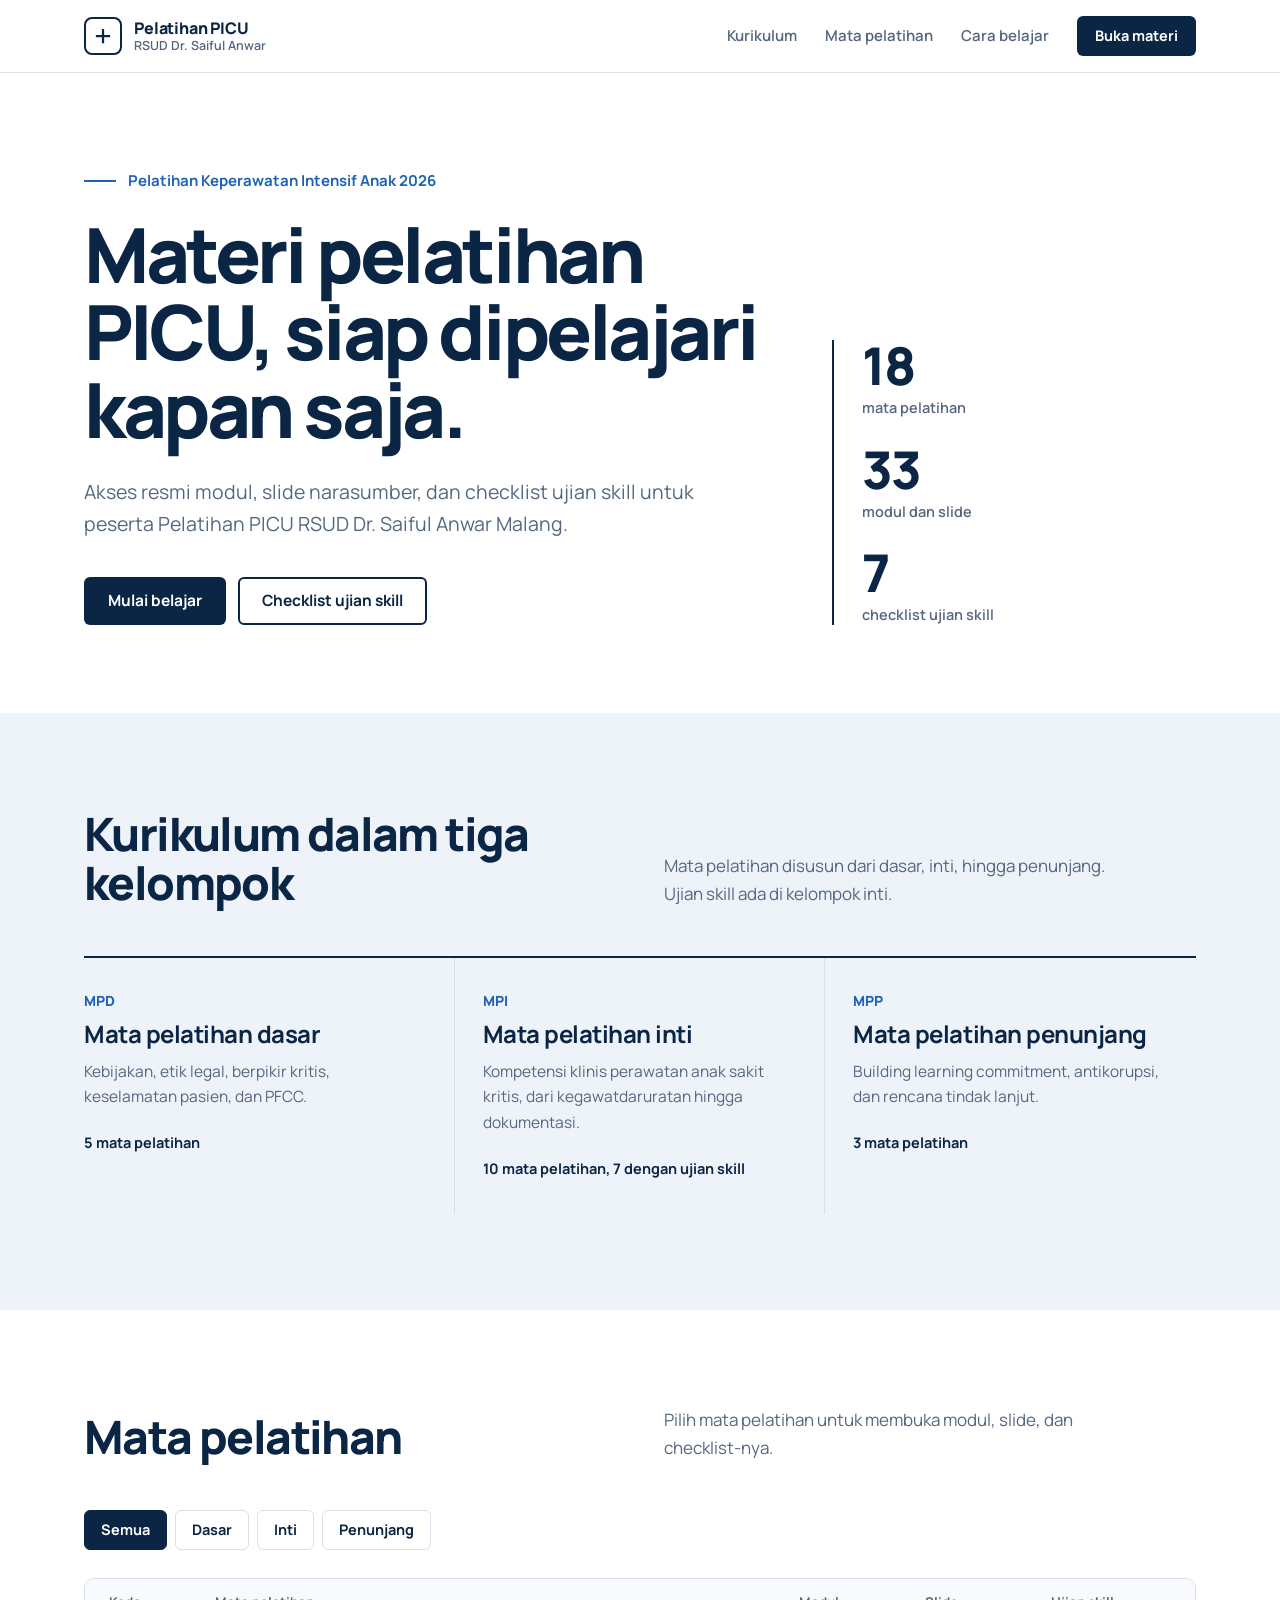
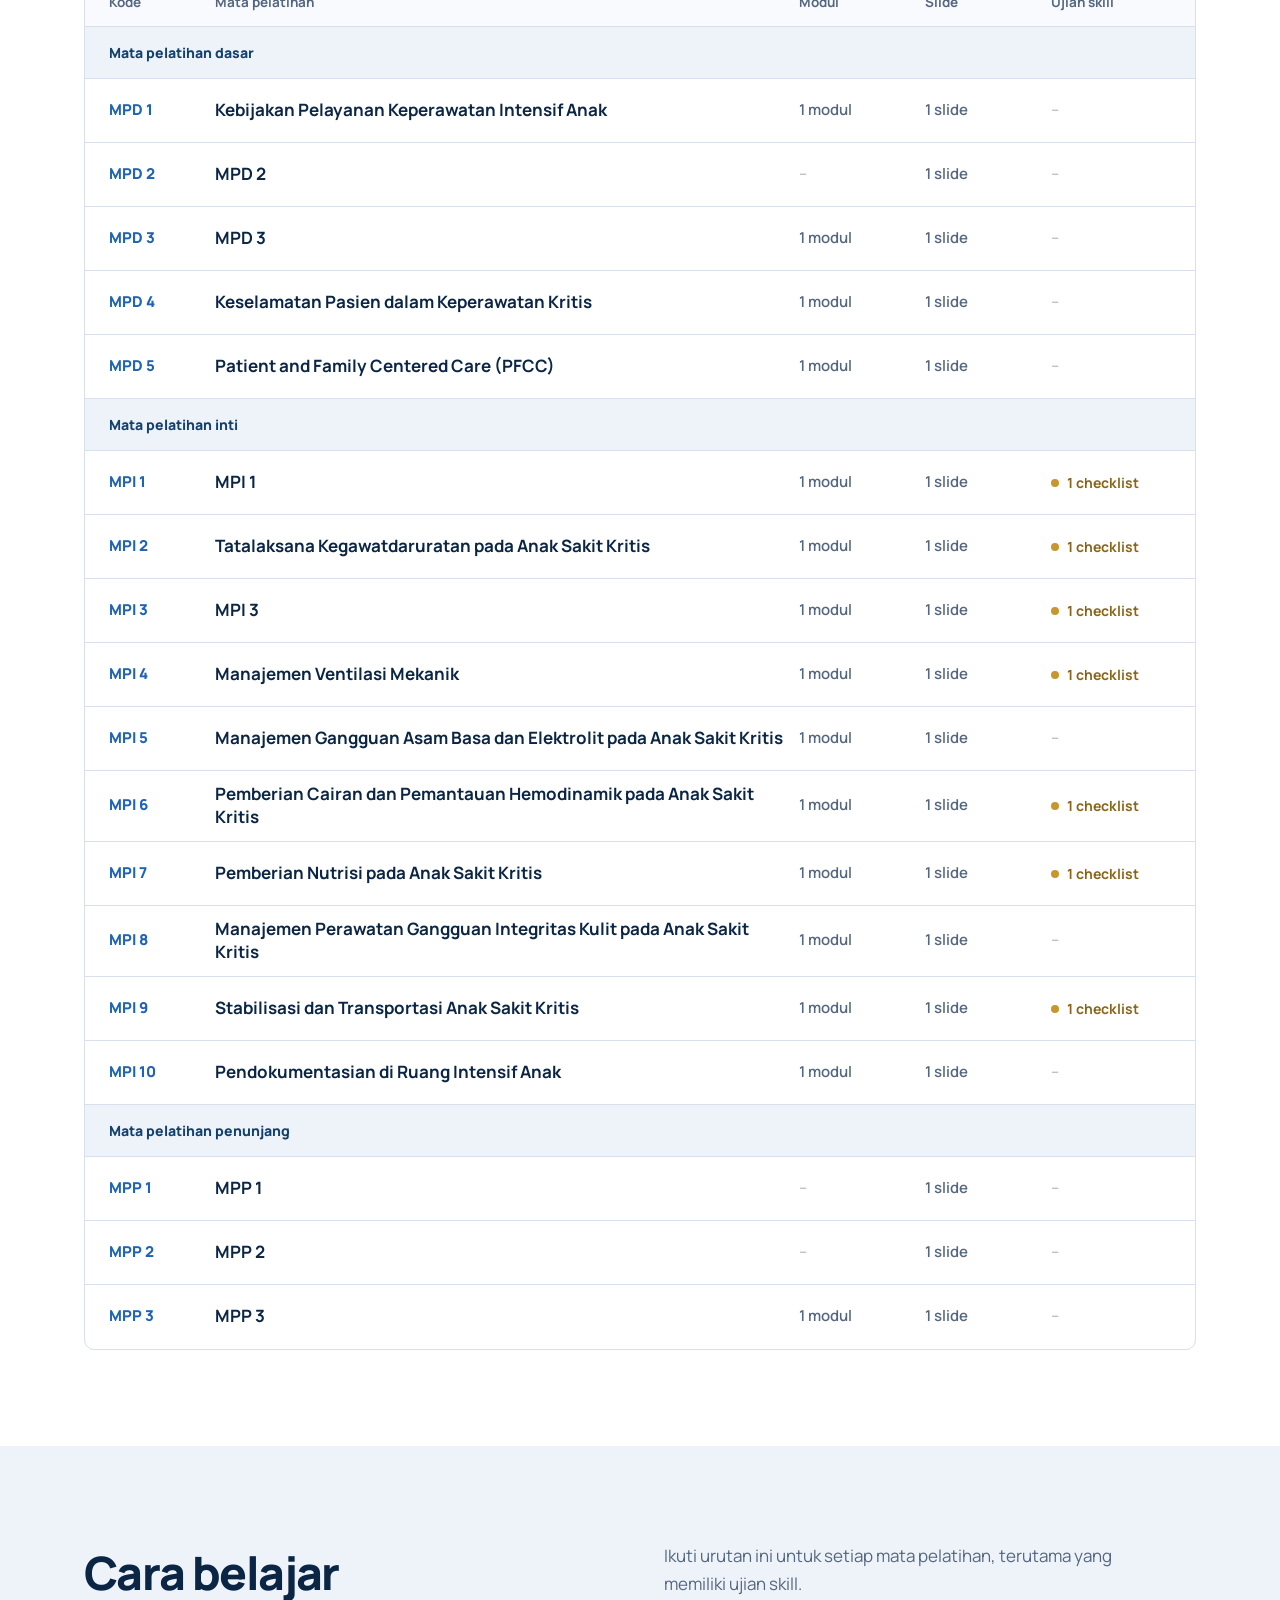
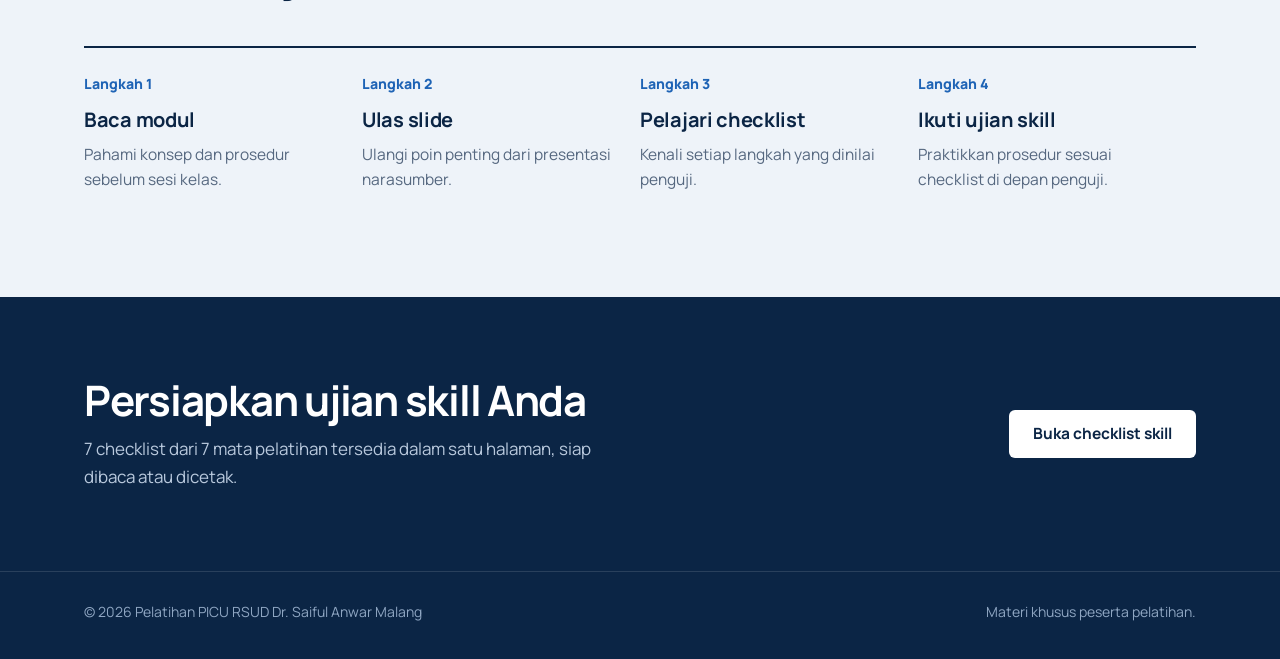
<file: index-lama.html>
<!doctype html>
<html lang="id">
<head>
<meta charset="utf-8">
<meta name="viewport" content="width=device-width, initial-scale=1">
<title>Pelatihan PICU RSSA</title>
<meta name="description" content="Materi online Pelatihan PICU RSSA 2026: modul, slide, dan checklist ujian skill untuk peserta.">
<link rel="preconnect" href="https://fonts.googleapis.com">
<link rel="preconnect" href="https://fonts.gstatic.com" crossorigin>
<link href="https://fonts.googleapis.com/css2?family=Manrope:wght@400;500;600;700;800&display=swap" rel="stylesheet">
<style>
  :root{
    --navy:#0B2545;      /* warna utama */
    --navy-2:#13406E;
    --blue:#1E63B5;      /* aksi & tautan */
    --ice:#EEF3F9;       /* latar section */
    --line:#D7E0EB;
    --text:#0B2545;
    --muted:#55677F;
    --gold:#C8962E;      /* penanda ujian skill */
    --white:#FFFFFF;
    --wrap:1160px;
  }
  *{box-sizing:border-box}
  html{scroll-behavior:smooth}
  @media (prefers-reduced-motion:reduce){html{scroll-behavior:auto}*{transition:none!important}}
  body{margin:0;background:var(--white);color:var(--text);font-family:Manrope,system-ui,sans-serif;
    font-size:17px;line-height:1.65;-webkit-font-smoothing:antialiased}
  a{color:inherit}
  :focus-visible{outline:3px solid var(--gold);outline-offset:3px;border-radius:4px}
  .wrap{max-width:var(--wrap);margin:0 auto;padding:0 24px}
  @media (max-width:640px){.wrap{padding:0 16px}}

  /* header */
  header{border-bottom:1px solid var(--line);background:var(--white);position:sticky;top:0;z-index:10}
  .bar{height:72px;display:flex;align-items:center;justify-content:space-between;gap:16px}
  .brand{display:flex;align-items:center;gap:12px;text-decoration:none}
  .logo{width:38px;height:38px;border:2px solid var(--navy);border-radius:8px;display:grid;place-items:center}
  .logo svg{width:18px;height:18px}
  .brand b{display:block;font-size:16px;line-height:1.2;font-weight:800;letter-spacing:-.01em}
  .brand small{display:block;font-size:12.5px;color:var(--muted);font-weight:600;line-height:1.2}
  nav{display:flex;align-items:center;gap:28px}
  nav a.link{font-size:15px;font-weight:600;text-decoration:none;color:var(--muted)}
  nav a.link:hover{color:var(--navy)}
  @media (max-width:760px){nav a.link{display:none}}
  .btn{display:inline-flex;align-items:center;justify-content:center;gap:10px;min-height:48px;padding:0 22px;
    border-radius:6px;font-weight:700;font-size:15.5px;text-decoration:none;border:2px solid transparent;transition:background .15s,border-color .15s,color .15s}
  .btn-navy{background:var(--navy);color:var(--white)}
  .btn-navy:hover{background:var(--navy-2)}
  .btn-line{border-color:var(--navy);color:var(--navy)}
  .btn-line:hover{background:var(--navy);color:var(--white)}
  .btn-sm{min-height:40px;padding:0 16px;font-size:14.5px}

  /* hero */
  .hero{padding:96px 0 88px}
  @media (max-width:760px){.hero{padding:56px 0 56px}}
  .hero-grid{display:grid;grid-template-columns:1.3fr .7fr;gap:72px;align-items:end}
  @media (max-width:900px){.hero-grid{grid-template-columns:1fr;gap:44px}}
  .org{font-size:15px;font-weight:700;color:var(--blue);margin:0 0 22px;display:flex;align-items:center;gap:12px}
  .org::before{content:"";width:32px;height:2px;background:var(--blue)}
  h1{font-size:clamp(40px,6vw,76px);line-height:1.02;letter-spacing:-.045em;font-weight:800;margin:0 0 28px}
  .lead{font-size:clamp(17px,1.7vw,19.5px);color:var(--muted);max-width:52ch;margin:0 0 36px}
  .actions{display:flex;flex-wrap:wrap;gap:12px}

  .figures{border-left:2px solid var(--navy);padding-left:28px;display:grid;gap:26px}
  @media (max-width:900px){.figures{border-left:0;padding-left:0;border-top:2px solid var(--navy);padding-top:24px;grid-template-columns:repeat(3,1fr);gap:12px}}
  .figures b{display:block;font-size:clamp(34px,4.4vw,52px);font-weight:800;letter-spacing:-.04em;line-height:1}
  .figures span{display:block;font-size:14.5px;color:var(--muted);font-weight:600;margin-top:6px;line-height:1.35}

  /* sections */
  section.block{padding:96px 0}
  @media (max-width:760px){section.block{padding:64px 0}}
  .ice{background:var(--ice)}
  .head{display:grid;grid-template-columns:1fr 1fr;gap:48px;align-items:end;margin-bottom:48px}
  @media (max-width:900px){.head{grid-template-columns:1fr;gap:12px;margin-bottom:32px}}
  .head h2{font-size:clamp(30px,3.8vw,46px);line-height:1.08;letter-spacing:-.035em;margin:0;font-weight:800}
  .head p{margin:0;color:var(--muted);max-width:48ch}

  /* tiga kelompok */
  .tracks{display:grid;grid-template-columns:repeat(3,1fr);border-top:2px solid var(--navy)}
  @media (max-width:900px){.tracks{grid-template-columns:1fr}}
  .track{padding:28px 28px 32px 0;border-right:1px solid var(--line);text-decoration:none;display:block}
  .track + .track{padding-left:28px}
  .track:last-child{border-right:0}
  @media (max-width:900px){.track,.track + .track{padding:24px 0;border-right:0;border-bottom:1px solid var(--line)}}
  .track .code{font-size:14px;font-weight:800;color:var(--blue)}
  .track h3{font-size:24px;letter-spacing:-.02em;margin:6px 0 10px;line-height:1.2}
  .track p{margin:0 0 18px;color:var(--muted);font-size:15.5px}
  .track .meta{font-size:14.5px;font-weight:700}
  .track:hover h3{color:var(--blue)}

  /* daftar mata pelatihan */
  .filters{display:flex;flex-wrap:wrap;gap:8px;margin-bottom:28px}
  .chip{font:inherit;font-size:14.5px;font-weight:700;min-height:40px;padding:0 16px;border-radius:6px;cursor:pointer;
    border:1.5px solid var(--line);background:var(--white);color:var(--text)}
  .chip[aria-pressed="true"]{background:var(--navy);border-color:var(--navy);color:var(--white)}
  .table{background:var(--white);border:1px solid var(--line);border-radius:10px;overflow:hidden}
  .thead,.trow a{display:grid;grid-template-columns:90px 1fr 110px 110px 120px;gap:16px;align-items:center;padding:0 24px}
  .thead{min-height:48px;font-size:13.5px;font-weight:700;color:var(--muted);border-bottom:1px solid var(--line);background:#F8FAFD}
  .trow a{min-height:64px;padding-top:12px;padding-bottom:12px;text-decoration:none;border-bottom:1px solid var(--line)}
  .trow:last-child a{border-bottom:0}
  .trow a:hover{background:#F8FAFD}
  .trow .c{font-weight:800;color:var(--blue);font-size:15px}
  .trow .t{font-weight:700;line-height:1.35}
  .trow .n{font-size:15px;color:var(--muted);font-weight:600}
  .trow .n.zero{color:#B3BFCD}
  .trow .s{font-size:14px;font-weight:700;color:#8A6417}
  .trow .s::before{content:"";display:inline-block;width:8px;height:8px;border-radius:50%;background:var(--gold);margin-right:8px;vertical-align:1px}
  .grp{padding:14px 24px;font-size:14px;font-weight:800;background:var(--ice);border-bottom:1px solid var(--line);color:var(--navy-2)}
  @media (max-width:760px){
    .thead{display:none}
    .trow a{grid-template-columns:64px 1fr;gap:4px 12px;padding:14px 16px}
    .trow .n,.trow .s{grid-column:2;font-size:13.5px}
    .trow .n.zero{display:none}
    .grp{padding:12px 16px}
  }
  .empty{padding:24px;color:var(--muted)}

  /* alur */
  .steps{list-style:none;margin:0;padding:0;display:grid;grid-template-columns:repeat(4,1fr);border-top:2px solid var(--navy);counter-reset:s}
  @media (max-width:900px){.steps{grid-template-columns:1fr 1fr}}
  @media (max-width:520px){.steps{grid-template-columns:1fr}}
  .steps li{padding:24px 24px 8px 0;counter-increment:s}
  .steps li::before{content:"Langkah " counter(s);display:block;font-size:14px;font-weight:800;color:var(--blue);margin-bottom:8px}
  .steps h3{margin:0 0 6px;font-size:20px;letter-spacing:-.015em}
  .steps p{margin:0;color:var(--muted);font-size:15.5px}

  /* cta */
  .cta{background:var(--navy);color:var(--white);padding:80px 0}
  .cta-grid{display:grid;grid-template-columns:1fr auto;gap:40px;align-items:center}
  @media (max-width:760px){.cta{padding:56px 0}.cta-grid{grid-template-columns:1fr;gap:24px}}
  .cta h2{font-size:clamp(28px,3.6vw,42px);letter-spacing:-.03em;line-height:1.1;margin:0 0 12px}
  .cta p{margin:0;color:#B9C9DD;max-width:54ch}
  .btn-white{background:var(--white);color:var(--navy)}
  .btn-white:hover{background:var(--ice)}

  footer{background:var(--navy);color:#8FA6C2;font-size:14px;border-top:1px solid rgba(255,255,255,.12)}
  footer .wrap{display:flex;flex-wrap:wrap;justify-content:space-between;gap:12px;padding-top:28px;padding-bottom:36px}
</style>
</head>
<body>

<header>
  <div class="wrap bar">
    <a class="brand" href="#top">
      <span class="logo" aria-hidden="true"><svg viewBox="0 0 24 24" fill="none" stroke="#0B2545" stroke-width="3" stroke-linecap="square"><path d="M12 4v16M4 12h16"/></svg></span>
      <span><b>Pelatihan PICU</b><small>RSUD Dr. Saiful Anwar</small></span>
    </a>
    <nav aria-label="Navigasi utama">
      <a class="link" href="#kelompok">Kurikulum</a>
      <a class="link" href="#daftar">Mata pelatihan</a>
      <a class="link" href="#alur">Cara belajar</a>
      <a class="btn btn-navy btn-sm" href="materi.html">Buka materi</a>
    </nav>
  </div>
</header>

<main id="top">
  <section class="hero" aria-labelledby="judul">
    <div class="wrap hero-grid">
      <div>
        <p class="org">Pelatihan Keperawatan Intensif Anak 2026</p>
        <h1 id="judul">Materi pelatihan PICU, siap dipelajari kapan saja.</h1>
        <p class="lead">Akses resmi modul, slide narasumber, dan checklist ujian skill untuk peserta Pelatihan PICU RSUD Dr. Saiful Anwar Malang.</p>
        <div class="actions">
          <a class="btn btn-navy" href="materi.html">Mulai belajar</a>
          <a class="btn btn-line" href="materi.html#/checklist">Checklist ujian skill</a>
        </div>
      </div>
      <div class="figures" id="figures" aria-label="Ringkasan materi"></div>
    </div>
  </section>

  <section class="block ice" id="kelompok" aria-labelledby="kel-judul">
    <div class="wrap">
      <div class="head">
        <h2 id="kel-judul">Kurikulum dalam tiga kelompok</h2>
        <p>Mata pelatihan disusun dari dasar, inti, hingga penunjang. Ujian skill ada di kelompok inti.</p>
      </div>
      <div class="tracks" id="tracks"></div>
    </div>
  </section>

  <section class="block" id="daftar" aria-labelledby="daf-judul">
    <div class="wrap">
      <div class="head">
        <h2 id="daf-judul">Mata pelatihan</h2>
        <p>Pilih mata pelatihan untuk membuka modul, slide, dan checklist-nya.</p>
      </div>
      <div class="filters" role="group" aria-label="Saring kelompok">
        <button class="chip" type="button" data-f="ALL" aria-pressed="true">Semua</button>
        <button class="chip" type="button" data-f="MPD" aria-pressed="false">Dasar</button>
        <button class="chip" type="button" data-f="MPI" aria-pressed="false">Inti</button>
        <button class="chip" type="button" data-f="MPP" aria-pressed="false">Penunjang</button>
      </div>
      <div class="table">
        <div class="thead" aria-hidden="true"><span>Kode</span><span>Mata pelatihan</span><span>Modul</span><span>Slide</span><span>Ujian skill</span></div>
        <div id="rows"></div>
      </div>
    </div>
  </section>

  <section class="block ice" id="alur" aria-labelledby="alur-judul">
    <div class="wrap">
      <div class="head">
        <h2 id="alur-judul">Cara belajar</h2>
        <p>Ikuti urutan ini untuk setiap mata pelatihan, terutama yang memiliki ujian skill.</p>
      </div>
      <ol class="steps">
        <li><h3>Baca modul</h3><p>Pahami konsep dan prosedur sebelum sesi kelas.</p></li>
        <li><h3>Ulas slide</h3><p>Ulangi poin penting dari presentasi narasumber.</p></li>
        <li><h3>Pelajari checklist</h3><p>Kenali setiap langkah yang dinilai penguji.</p></li>
        <li><h3>Ikuti ujian skill</h3><p>Praktikkan prosedur sesuai checklist di depan penguji.</p></li>
      </ol>
    </div>
  </section>

  <section class="cta" aria-labelledby="cta-judul">
    <div class="wrap cta-grid">
      <div>
        <h2 id="cta-judul">Persiapkan ujian skill Anda</h2>
        <p id="cta-text">Semua checklist yang dipakai penguji tersedia dalam satu halaman, siap dibaca atau dicetak.</p>
      </div>
      <a class="btn btn-white" href="materi.html#/checklist">Buka checklist skill</a>
    </div>
  </section>
</main>

<footer>
  <div class="wrap">
    <span>© 2026 Pelatihan PICU RSUD Dr. Saiful Anwar Malang</span>
    <span>Materi khusus peserta pelatihan.</span>
  </div>
</footer>

<script src="materi.js"></script>
<script>
(function(){
  // Alamat halaman per mata pelatihan di materi.html (slug sama dengan app.js: "MPI 4" → "mpi-4").
  const linkModul = kode => "materi.html#/materi/" + String(kode).toLowerCase().replace(/[^a-z0-9]+/g,"-").replace(/^-|-$/g,"");

  const data = (typeof MATERI !== "undefined" && Array.isArray(MATERI)) ? MATERI : [];
  const G = {
    MPD:{nama:"Mata pelatihan dasar", ket:"Kebijakan, etik legal, berpikir kritis, keselamatan pasien, dan PFCC."},
    MPI:{nama:"Mata pelatihan inti", ket:"Kompetensi klinis perawatan anak sakit kritis, dari kegawatdaruratan hingga dokumentasi."},
    MPP:{nama:"Mata pelatihan penunjang", ket:"Building learning commitment, antikorupsi, dan rencana tindak lanjut."}
  };
  const n = (it,k) => Array.isArray(it[k]) ? it[k].length : (it[k] ? 1 : 0);
  const tot = k => data.reduce((s,d)=>s+n(d,k),0);
  const esc = s => String(s).replace(/[&<>"]/g,c=>({"&":"&amp;","<":"&lt;",">":"&gt;",'"':"&quot;"}[c]));

  if(data.length){
    const skillMp = data.filter(d=>n(d,"checklist")).length;
    document.getElementById("figures").innerHTML = `
      <div><b>${data.length}</b><span>mata pelatihan</span></div>
      <div><b>${tot("modul")+tot("ppt")}</b><span>modul dan slide</span></div>
      <div><b>${tot("checklist")}</b><span>checklist ujian skill</span></div>`;
    document.getElementById("cta-text").textContent =
      `${tot("checklist")} checklist dari ${skillMp} mata pelatihan tersedia dalam satu halaman, siap dibaca atau dicetak.`;
  }

  document.getElementById("tracks").innerHTML = Object.keys(G).map(g=>{
    const it = data.filter(d=>d.kelompok===g);
    const sk = it.filter(d=>n(d,"checklist")).length;
    return `<a class="track" href="#daftar" data-jump="${g}">
      <span class="code">${g}</span><h3>${G[g].nama}</h3><p>${G[g].ket}</p>
      <span class="meta">${it.length} mata pelatihan${sk?`, ${sk} dengan ujian skill`:""}</span></a>`;
  }).join("");

  const rows = document.getElementById("rows");
  const cell = (v,lbl) => v ? `<span class="n">${v} ${lbl}</span>` : `<span class="n zero">–</span>`;
  function render(f){
    const keys = f==="ALL" ? Object.keys(G) : [f];
    const html = keys.map(g=>{
      const it = data.filter(d=>d.kelompok===g);
      if(!it.length) return "";
      return `<div class="grp">${G[g].nama}</div>` + it.map(d=>`
        <div class="trow"><a href="${linkModul(d.kode)}">
          <span class="c">${esc(d.kode)}</span>
          <span class="t">${esc(d.judul||d.kode)}</span>
          ${cell(n(d,"modul"),"modul")}
          ${cell(n(d,"ppt"),"slide")}
          ${n(d,"checklist") ? `<span class="s">${n(d,"checklist")} checklist</span>` : `<span class="n zero">–</span>`}
        </a></div>`).join("");
    }).join("");
    rows.innerHTML = html || `<p class="empty">Data materi belum termuat. Pastikan materi.js ada di folder yang sama dengan halaman ini.</p>`;
  }
  function setFilter(f){
    document.querySelectorAll(".chip").forEach(x=>x.setAttribute("aria-pressed", String(x.dataset.f===f)));
    render(f);
  }
  render("ALL");
  document.querySelectorAll(".chip").forEach(b=>b.addEventListener("click",()=>setFilter(b.dataset.f)));
  document.querySelectorAll("[data-jump]").forEach(a=>a.addEventListener("click",()=>setFilter(a.dataset.jump)));
})();
</script>
</body>
</html>
</file>
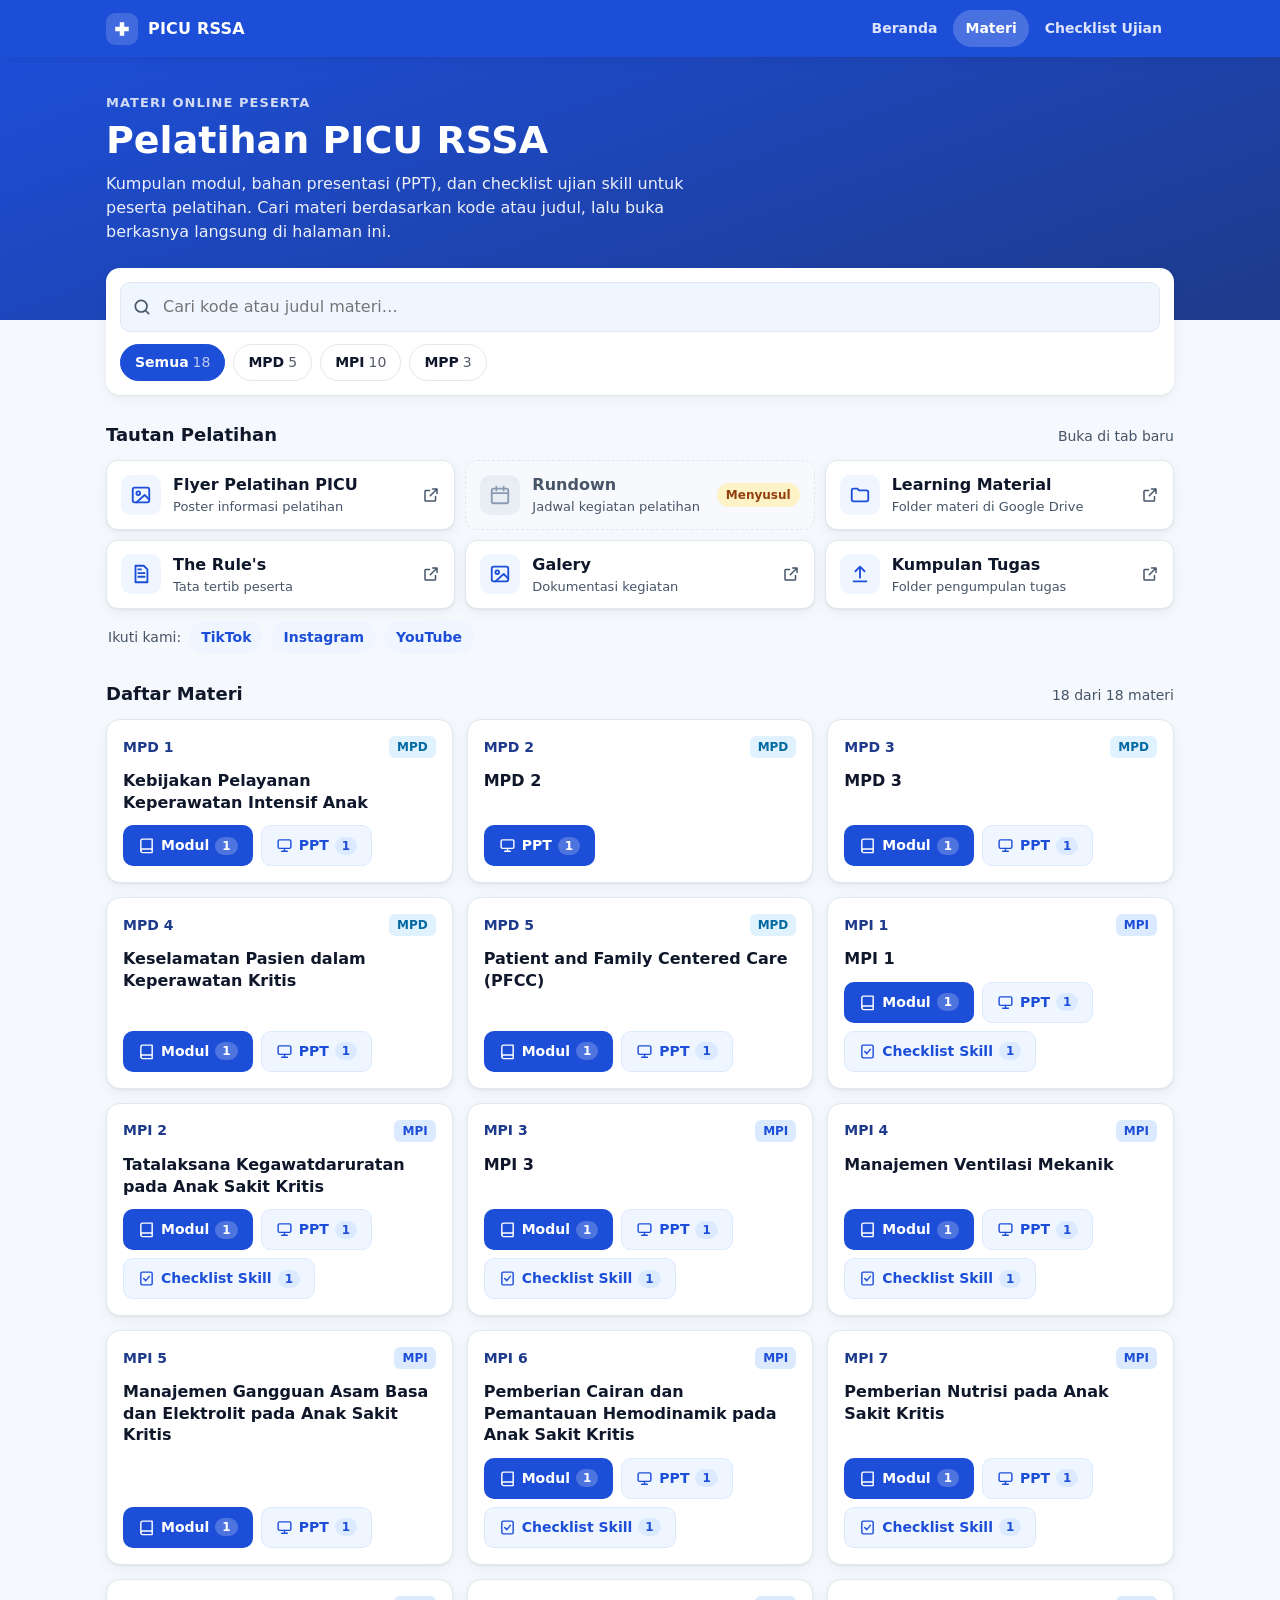
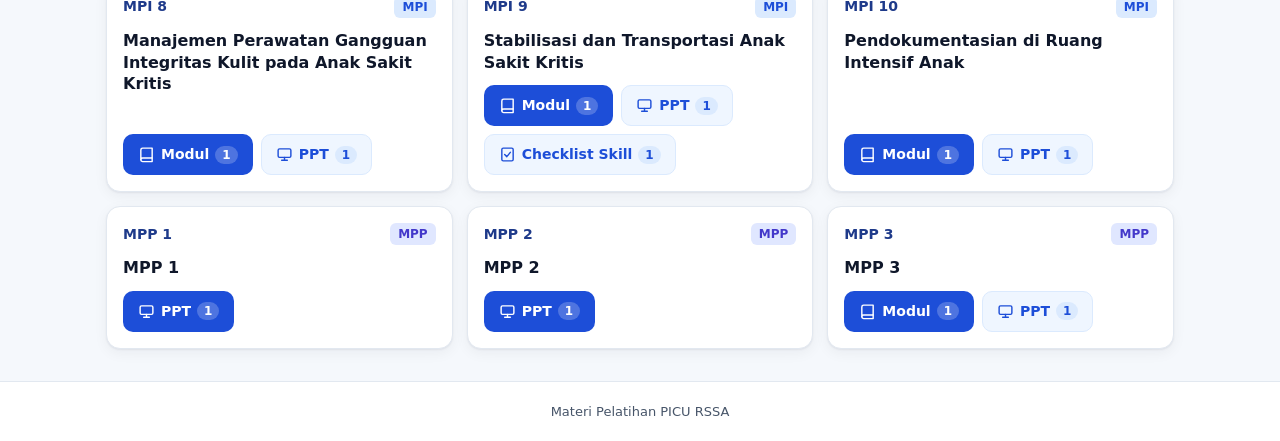
<file: materi.html>
<!doctype html>
<html lang="id">
<head>
  <meta charset="utf-8">
  <meta name="viewport" content="width=device-width, initial-scale=1, viewport-fit=cover">
  <title>Materi Pelatihan PICU RSSA</title>
  <meta name="description" content="Materi online peserta Pelatihan PICU RSSA: modul, PPT, dan checklist ujian skill.">
  <!-- Ganti domain di og:image/og:url bila web memakai alamat lain -->
  <meta name="theme-color" content="#0B2545">
  <link rel="icon" type="image/png" href="img/favicon.png">
  <link rel="apple-touch-icon" href="img/apple-touch-icon.png">
  <meta property="og:type" content="website">
  <meta property="og:site_name" content="Pelatihan PICU Dasar RSSA">
  <meta property="og:title" content="Materi Pelatihan PICU RSSA">
  <meta property="og:description" content="Modul, slide narasumber, dan checklist ujian skill Pelatihan PICU Dasar RSUD Dr. Saiful Anwar. Bisa dibuka dari HP.">
  <meta property="og:url" content="https://materi.pelatihan-picu.workers.dev/materi.html">
  <meta property="og:image" content="https://materi.pelatihan-picu.workers.dev/img/og-image.jpg">
  <meta property="og:image:width" content="1200">
  <meta property="og:image:height" content="630">
  <meta name="twitter:card" content="summary_large_image">
  <link rel="stylesheet" href="style.css">
</head>
<body>
  <header class="topbar">
    <div class="topbar-inner">
      <button class="back-btn" id="backBtn" type="button" hidden aria-label="Kembali">
        <svg viewBox="0 0 24 24" aria-hidden="true"><path d="M15 18l-6-6 6-6"/></svg>
        <span>Kembali</span>
      </button>
      <a class="brand" href="index.html" title="Halaman depan">
        <span class="brand-mark" aria-hidden="true">
          <svg viewBox="0 0 24 24"><path d="M9 3h6v6h6v6h-6v6H9v-6H3V9h6z"/></svg>
        </span>
        <span class="brand-text">PICU RSSA</span>
      </a>
      <nav class="nav" aria-label="Navigasi utama">
        <a href="index.html">Beranda</a>
        <a href="#/" data-nav="home">Materi</a>
        <a href="#/checklist" data-nav="checklist">Checklist Ujian</a>
      </nav>
    </div>
  </header>

  <main id="app" tabindex="-1"></main>

  <footer class="footer">
    <p>Materi Pelatihan PICU RSSA</p>
  </footer>

  <script src="materi.js"></script>
  <script src="app.js"></script>
</body>
</html>
</file>
<file: style.css>
:root {
  --blue-900: #1e3a8a;
  --blue-700: #1d4ed8;
  --blue-600: #2563eb;
  --blue-100: #dbeafe;
  --blue-50: #eff6ff;
  --ink: #0f172a;
  --muted: #475569;
  --line: #e2e8f0;
  --bg: #f5f8fc;
  --card: #ffffff;
  --radius: 14px;
  --shadow: 0 1px 2px rgba(15, 23, 42, .06), 0 4px 14px rgba(15, 23, 42, .05);
  --tag-mpd: #0369a1; --tag-mpd-bg: #e0f2fe;
  --tag-mpi: #1d4ed8; --tag-mpi-bg: #dbeafe;
  --tag-mpp: #4338ca; --tag-mpp-bg: #e0e7ff;
}

* { box-sizing: border-box; }
html { -webkit-text-size-adjust: 100%; }
body {
  margin: 0;
  font-family: system-ui, -apple-system, "Segoe UI", Roboto, "Helvetica Neue", Arial, sans-serif;
  color: var(--ink);
  background: var(--bg);
  line-height: 1.5;
  min-height: 100vh;
  display: flex;
  flex-direction: column;
}
main { flex: 1; outline: none; }
a { color: var(--blue-700); }
button { font: inherit; }
svg { fill: none; stroke: currentColor; stroke-width: 2; stroke-linecap: round; stroke-linejoin: round; }

/* ---------- Top bar ---------- */
.topbar {
  position: sticky; top: 0; z-index: 10;
  background: var(--blue-700);
  color: #fff;
  padding-top: env(safe-area-inset-top);
  box-shadow: 0 2px 8px rgba(30, 58, 138, .25);
}
.topbar-inner {
  max-width: 1100px; margin: 0 auto;
  display: flex; align-items: center; gap: 12px;
  padding: 10px 16px; min-height: 56px;
}
.brand { display: flex; align-items: center; gap: 10px; color: #fff; text-decoration: none; font-weight: 700; letter-spacing: .2px; }
.brand-mark { width: 32px; height: 32px; border-radius: 9px; background: rgba(255,255,255,.16); display: grid; place-items: center; flex: none; }
.brand-mark svg { width: 18px; height: 18px; fill: #fff; stroke: none; }
.nav { margin-left: auto; display: flex; gap: 4px; }
.nav a {
  color: #fff; text-decoration: none; font-size: 14px; font-weight: 600;
  padding: 8px 12px; border-radius: 999px; opacity: .85; white-space: nowrap;
}
.nav a:hover { opacity: 1; background: rgba(255,255,255,.12); }
.nav a.active { opacity: 1; background: rgba(255,255,255,.2); }
.back-btn {
  display: inline-flex; align-items: center; gap: 4px;
  background: rgba(255,255,255,.16); color: #fff; border: 0;
  padding: 8px 12px 8px 8px; border-radius: 999px; cursor: pointer; font-weight: 600; font-size: 14px;
}
.back-btn:hover { background: rgba(255,255,255,.26); }
.back-btn svg { width: 20px; height: 20px; }
.back-btn[hidden] { display: none; }

/* ---------- Layout ---------- */
.container { max-width: 1100px; margin: 0 auto; padding: 0 16px; }

.hero {
  background: linear-gradient(160deg, var(--blue-700), var(--blue-900));
  color: #fff;
  padding: 36px 0 76px;
}
.hero .eyebrow { margin: 0 0 6px; font-size: 13px; font-weight: 600; letter-spacing: .08em; text-transform: uppercase; opacity: .8; }
.hero h1 { margin: 0 0 10px; font-size: clamp(26px, 5vw, 38px); line-height: 1.15; }
.hero p.lead { margin: 0; max-width: 640px; opacity: .92; font-size: 16px; }

.toolbar {
  margin-top: -52px;
  background: var(--card);
  border-radius: var(--radius);
  box-shadow: var(--shadow);
  padding: 14px;
  display: flex; flex-direction: column; gap: 12px;
}
.search { position: relative; }
.search svg { position: absolute; left: 12px; top: 50%; transform: translateY(-50%); width: 20px; height: 20px; color: var(--muted); pointer-events: none; }
.search input {
  width: 100%; font: inherit; font-size: 16px;
  padding: 12px 14px 12px 42px;
  border: 1px solid var(--line); border-radius: 10px; background: var(--blue-50);
  color: var(--ink);
}
.search input:focus { outline: 2px solid var(--blue-600); outline-offset: 1px; background: #fff; }
.chips { display: flex; gap: 8px; flex-wrap: wrap; }
.chip {
  border: 1px solid var(--line); background: #fff; color: var(--ink);
  padding: 7px 14px; border-radius: 999px; cursor: pointer; font-size: 14px; font-weight: 600;
}
.chip:hover { border-color: var(--blue-600); }
.chip[aria-pressed="true"] { background: var(--blue-700); border-color: var(--blue-700); color: #fff; }
.chip .count { font-weight: 500; opacity: .7; margin-left: 4px; }

.section-head { display: flex; align-items: baseline; justify-content: space-between; gap: 12px; margin: 26px 0 12px; }
.section-head h2 { margin: 0; font-size: 18px; }
.section-head .meta { color: var(--muted); font-size: 14px; }

/* ---------- Cards ---------- */
.grid { display: grid; gap: 14px; grid-template-columns: repeat(auto-fill, minmax(290px, 1fr)); padding-bottom: 32px; }
.card {
  background: var(--card); border: 1px solid var(--line); border-radius: var(--radius);
  padding: 16px; box-shadow: var(--shadow);
  display: flex; flex-direction: column; gap: 12px;
}
.card-top { display: flex; align-items: center; gap: 8px; }
.code { font-weight: 700; color: var(--blue-900); font-size: 14px; }
.tag { font-size: 12px; font-weight: 700; padding: 2px 8px; border-radius: 6px; margin-left: auto; }
.tag-MPD { color: var(--tag-mpd); background: var(--tag-mpd-bg); }
.tag-MPI { color: var(--tag-mpi); background: var(--tag-mpi-bg); }
.tag-MPP { color: var(--tag-mpp); background: var(--tag-mpp-bg); }
.card h3 { margin: 0; font-size: 16px; line-height: 1.35; }
.actions { display: flex; flex-wrap: wrap; gap: 8px; margin-top: auto; }
.btn {
  display: inline-flex; align-items: center; justify-content: center; gap: 6px;
  padding: 9px 14px; border-radius: 10px; font-size: 14px; font-weight: 600;
  text-decoration: none; border: 1px solid transparent; cursor: pointer; min-height: 40px;
}
.btn svg { width: 17px; height: 17px; }
.btn-primary { background: var(--blue-700); color: #fff; }
.btn-primary:hover { background: var(--blue-900); }
.btn-soft { background: var(--blue-50); color: var(--blue-700); border-color: var(--blue-100); }
.btn-soft:hover { background: var(--blue-100); }
.btn-outline { background: #fff; color: var(--blue-700); border-color: var(--blue-100); }
.btn-outline:hover { border-color: var(--blue-600); }
.no-files { color: var(--muted); font-size: 14px; margin: 0; }

.empty {
  text-align: center; color: var(--muted);
  background: var(--card); border: 1px dashed var(--line); border-radius: var(--radius);
  padding: 32px 16px; grid-column: 1 / -1;
}

/* ---------- Page header (folder & checklist) ---------- */
.page-head { background: var(--card); border-bottom: 1px solid var(--line); padding: 20px 0 16px; }
.crumbs { font-size: 13px; color: var(--muted); margin: 0 0 6px; display: flex; flex-wrap: wrap; gap: 6px; }
.crumbs a { color: var(--muted); text-decoration: none; }
.crumbs a:hover { color: var(--blue-700); text-decoration: underline; }
.page-head h1 { margin: 0; font-size: clamp(20px, 4vw, 28px); line-height: 1.25; }
.page-head .sub { margin: 6px 0 0; color: var(--muted); }
.tabs { display: flex; gap: 6px; margin-top: 14px; overflow-x: auto; scrollbar-width: none; }
.tabs::-webkit-scrollbar { display: none; }
.tab {
  padding: 8px 14px; border-radius: 999px; font-size: 14px; font-weight: 600;
  text-decoration: none; color: var(--blue-700); background: var(--blue-50); white-space: nowrap;
}
.tab[aria-current="page"] { background: var(--blue-700); color: #fff; }

/* ---------- Drive viewer ---------- */
.viewer { padding: 16px 0 32px; }
.viewer-bar { display: flex; flex-wrap: wrap; gap: 8px; align-items: center; justify-content: space-between; margin-bottom: 10px; }
.viewer-bar .hint { margin: 0; font-size: 13px; color: var(--muted); }
.frame-wrap {
  background: #fff; border: 1px solid var(--line); border-radius: var(--radius);
  overflow: hidden; box-shadow: var(--shadow);
}
.frame-wrap iframe { display: block; width: 100%; height: 70vh; min-height: 420px; border: 0; }

.notice {
  margin: 16px 0 0; padding: 12px 14px; border-radius: 10px;
  background: var(--blue-50); border: 1px solid var(--blue-100); color: var(--blue-900); font-size: 14px;
}

.footer { text-align: center; color: var(--muted); font-size: 13px; padding: 20px 16px calc(20px + env(safe-area-inset-bottom)); border-top: 1px solid var(--line); background: #fff; }
.footer p { margin: 0; }

:focus-visible { outline: 2px solid var(--blue-600); outline-offset: 2px; }

/* ---------- Mobile ---------- */
/* ---------- Daftar file ---------- */
.btn .n { font-size: 12px; font-weight: 700; background: rgba(255,255,255,.22); border-radius: 999px; padding: 0 7px; }
.btn-soft .n { background: var(--blue-100); }
.file-list { display: flex; flex-direction: column; gap: 8px; padding-bottom: 28px; }
.file-row {
  display: flex; align-items: center; gap: 12px;
  background: var(--card); border: 1px solid var(--line); border-radius: 12px;
  padding: 12px 14px; text-decoration: none; color: var(--ink); box-shadow: var(--shadow);
}
.file-row:hover { border-color: var(--blue-600); }
.file-row .go { width: 20px; height: 20px; color: var(--muted); flex: none; }
.fmain { flex: 1; min-width: 0; display: flex; flex-direction: column; }
.fname { font-weight: 600; overflow-wrap: anywhere; }
.fmeta { font-size: 13px; color: var(--muted); }
.fmeta .big { color: #b45309; font-weight: 600; }
.ficon { position: relative; width: 40px; height: 44px; flex: none; color: var(--fi, #64748b); }
.ficon svg { width: 40px; height: 44px; stroke-width: 1.6; }
.ficon b {
  position: absolute; left: 50%; bottom: 7px; transform: translateX(-50%);
  font-size: 8.5px; letter-spacing: .02em; color: #fff; background: var(--fi, #64748b);
  padding: 1px 3px; border-radius: 3px; line-height: 1.2; max-width: 38px; overflow: hidden;
}
.ficon-pdf { --fi: #dc2626; } .ficon-ppt { --fi: #ea580c; } .ficon-doc { --fi: #2563eb; }
.ficon-xls { --fi: #16a34a; } .ficon-vid { --fi: #7c3aed; } .ficon-img { --fi: #0891b2; }
.ficon-aud { --fi: #db2777; } .ficon-zip { --fi: #78716c; }

.group { margin-top: 20px; }
.group-head { display: flex; align-items: baseline; flex-wrap: wrap; gap: 4px 10px; margin: 0 2px 10px; }
.group-head .ttl { font-weight: 600; }
.group-head .tag { margin-left: auto; }
.group .file-list { padding-bottom: 0; }
#cl { padding-bottom: 32px; }

/* ---------- Pratinjau file ---------- */
.viewer-bar .actions { margin-top: 0; }
.fallback {
  background: #fff; border: 1px dashed #f59e0b; border-radius: var(--radius);
  padding: 32px 16px; text-align: center; display: flex; flex-direction: column; align-items: center; gap: 8px;
}
.fallback p { margin: 0; color: var(--muted); }
.fallback .fallback-title { font-size: 18px; font-weight: 700; color: var(--ink); }
.fallback .actions { justify-content: center; margin-top: 8px; }
.pager { display: grid; grid-template-columns: 1fr auto 1fr; gap: 8px; margin-top: 14px; }
.pager > :last-child { justify-self: end; }
.pager > :first-child { justify-self: start; }

@media (max-width: 640px) {
  .pager { grid-template-columns: 1fr 1fr; }
  .pager > .btn-outline { grid-column: 1 / -1; grid-row: 2; }
  .viewer-bar .actions .btn { flex: 1 1 0; }
  .brand-text { display: none; }
  .back-btn:not([hidden]) + .brand { display: none; }
  .nav a { padding: 8px 10px; font-size: 13px; }
  .hero { padding: 24px 0 70px; }
  .grid { grid-template-columns: 1fr; }
  .actions .btn { flex: 1 1 auto; }
  .frame-wrap iframe { height: 72vh; min-height: 360px; }
}


/* ---------- Tautan pelatihan (dari s.id) ---------- */
.links { display: grid; gap: 10px; grid-template-columns: repeat(auto-fill, minmax(260px, 1fr)); }
.link-card {
  display: flex; align-items: center; gap: 12px; text-decoration: none; color: var(--ink);
  background: var(--card); border: 1px solid var(--line); border-radius: 12px; padding: 12px 14px; box-shadow: var(--shadow);
}
.link-card:hover { border-color: var(--blue-600); }
.link-card > svg { width: 18px; height: 18px; color: var(--muted); flex: none; }
.link-ic { width: 40px; height: 40px; border-radius: 10px; background: var(--blue-50); color: var(--blue-700); display: grid; place-items: center; flex: none; }
.link-ic svg { width: 22px; height: 22px; }
.sosmed { display: flex; flex-wrap: wrap; align-items: center; gap: 8px; margin: 12px 2px 0; font-size: 14px; color: var(--muted); }
.sosmed a { font-weight: 600; text-decoration: none; padding: 6px 12px; border-radius: 999px; background: var(--blue-50); color: var(--blue-700); }
.sosmed a:hover { background: var(--blue-100); }
@media (max-width: 640px) { .links { grid-template-columns: 1fr; } }
.link-card.soon { background: #f7f9fc; border-style: dashed; box-shadow: none; cursor: default; color: var(--muted); }
.link-card.soon .link-ic { background: #e9eef5; color: #8a9ab0; }
.link-card.soon em { font-style: normal; font-size: 12px; font-weight: 700; color: #92400e; background: #fef3c7; padding: 3px 9px; border-radius: 999px; white-space: nowrap; }
</file>
